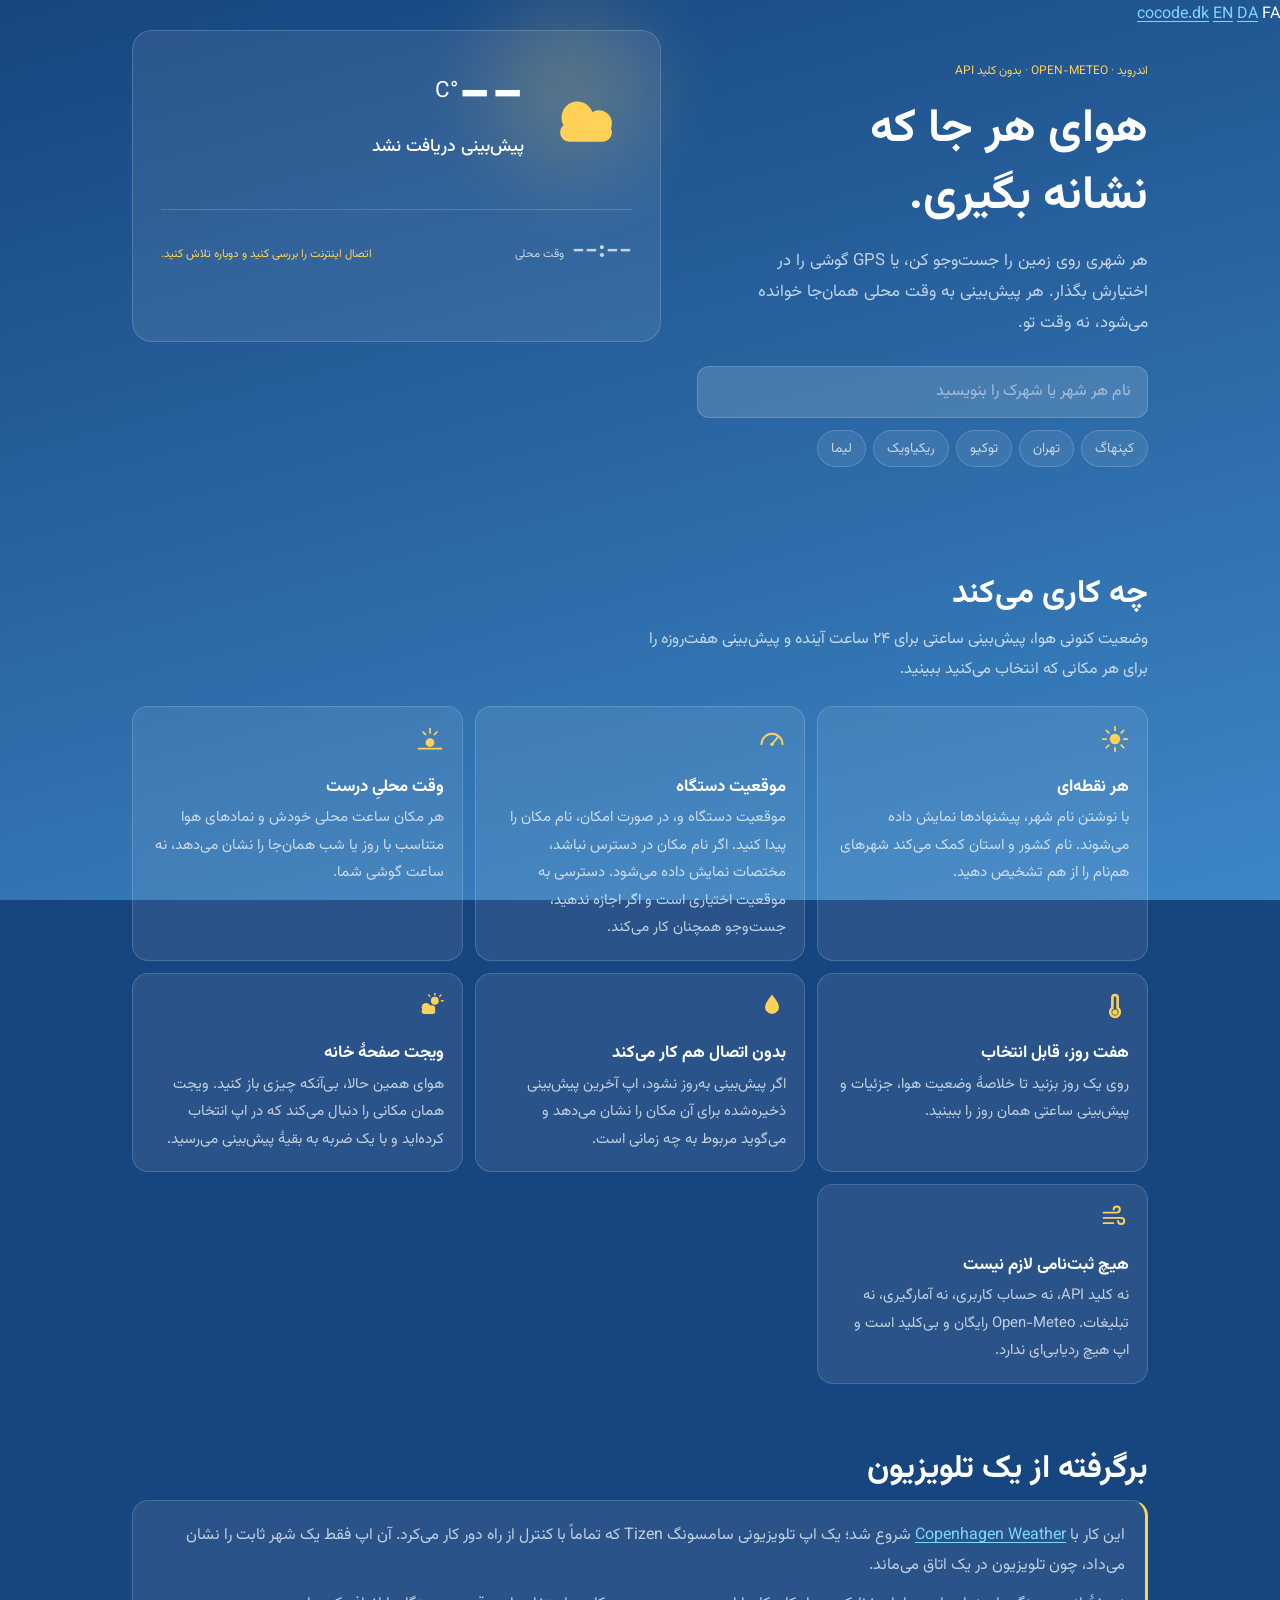
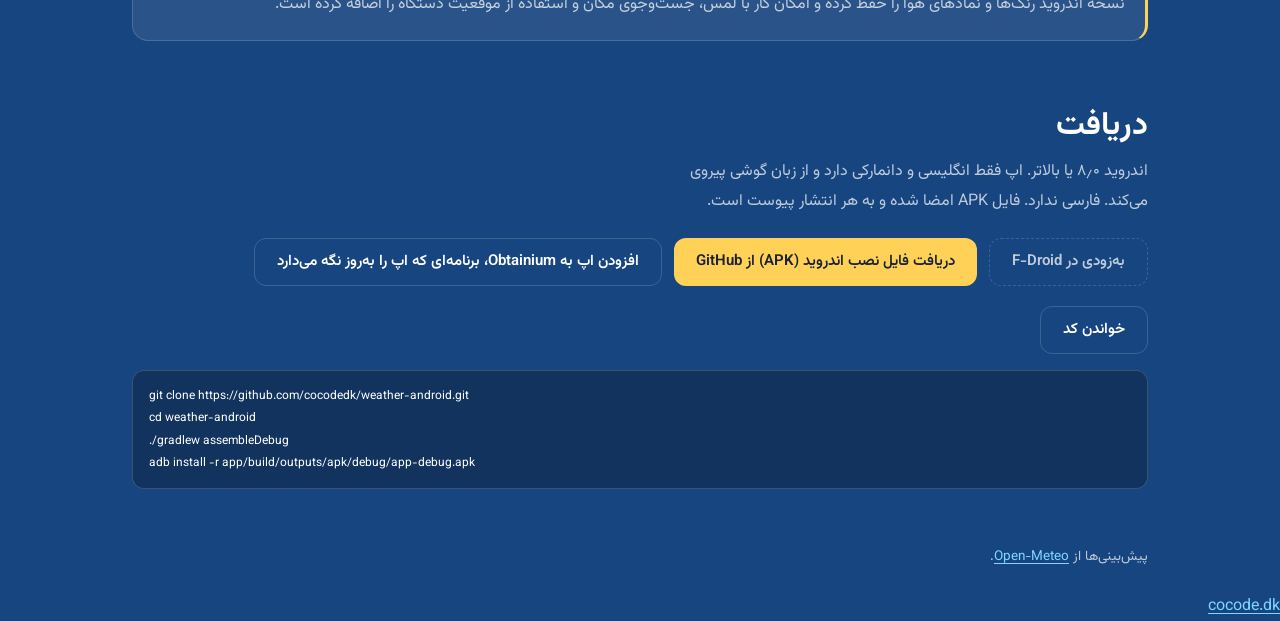
<file: website/fa/index.html>
<!DOCTYPE html>
<html lang="fa" dir="rtl">
<head>
<meta charset="utf-8">
<meta name="viewport" content="width=device-width, initial-scale=1">

<title>Weather — اپ هواشناسی اندروید برای هر نقطه‌ای</title>
<meta name="description" content="یک اپ هواشناسی رایگان و متن‌باز برای اندروید. هر شهری روی زمین را جست‌وجو کنید یا از GPS گوشی استفاده کنید؛ هر پیش‌بینی به وقت محلی همان‌جا نشان داده می‌شود. بدون کلید API، بدون حساب کاربری، بدون ردیابی.">
<meta name="robots" content="index, follow">
<link rel="canonical" href="https://weather.cocode.dk/fa/">

<link rel="alternate" hreflang="en" href="https://weather.cocode.dk/">
<link rel="alternate" hreflang="da" href="https://weather.cocode.dk/da/">
<link rel="alternate" hreflang="fa" href="https://weather.cocode.dk/fa/">
<link rel="alternate" hreflang="x-default" href="https://weather.cocode.dk/">

<meta property="og:type" content="website">
<meta property="og:site_name" content="Weather برای اندروید">
<meta property="og:title" content="Weather — اپ هواشناسی اندروید برای هر نقطه‌ای">
<meta property="og:description" content="هر شهری روی زمین را جست‌وجو کنید یا از GPS گوشی استفاده کنید. هر پیش‌بینی به وقت محلی همان‌جا خوانده می‌شود.">
<meta property="og:url" content="https://weather.cocode.dk/fa/">
<meta property="og:image" content="https://weather.cocode.dk/og.png">
<meta property="og:image:width" content="1200">
<meta property="og:image:height" content="630">
<meta property="og:image:alt" content="تصویری از Weather با دما و ساعت محلی کپنهاگ، توکیو و لیما.">
<meta property="og:locale" content="fa_IR">
<meta property="og:locale:alternate" content="en_US">
<meta property="og:locale:alternate" content="da_DK">

<meta name="twitter:card" content="summary_large_image">
<meta name="twitter:title" content="Weather — اپ هواشناسی اندروید برای هر نقطه‌ای">
<meta name="twitter:description" content="هر شهری روی زمین را جست‌وجو کنید یا از GPS گوشی استفاده کنید. هر پیش‌بینی به وقت محلی همان‌جا خوانده می‌شود.">
<meta name="twitter:image" content="https://weather.cocode.dk/og.png">
<meta name="twitter:image:alt" content="تصویری از Weather با دما و ساعت محلی کپنهاگ، توکیو و لیما.">

<link rel="icon" type="image/svg+xml" href="../favicon.svg">

<link rel="preconnect" href="https://fonts.googleapis.com">
<link rel="preconnect" href="https://fonts.gstatic.com" crossorigin>
<link href="https://fonts.googleapis.com/css2?family=Vazirmatn:wght@400;500;700&display=swap" rel="stylesheet">
<link rel="stylesheet" href="../styles.css">
<link rel="stylesheet" href="https://brand.cocode.dk/v1.css">
<script type="module" src="https://brand.cocode.dk/v1.js"></script>

<script type="application/ld+json">
{
  "@context": "https://schema.org",
  "@type": "MobileApplication",
  "name": "Weather",
  "description": "یک اپ هواشناسی رایگان و متن‌باز برای اندروید که وضعیت کنونی، چشم‌انداز ۲۴ ساعته و پیش‌بینی هفت‌روزه را برای هر نقطه‌ای نشان می‌دهد — چه با جست‌وجو و چه با GPS دستگاه.",
  "url": "https://weather.cocode.dk/fa/",
  "downloadUrl": "https://github.com/cocodedk/weather-android/releases/latest",
  "applicationCategory": "WeatherApplication",
  "operatingSystem": "Android 8.0+",
  "inLanguage": ["en", "da"],
  "offers": { "@type": "Offer", "price": "0", "priceCurrency": "USD" },
  "author": {
    "@type": "Person",
    "name": "بابک بندپی",
    "url": "https://cocode.dk",
    "sameAs": ["https://linkedin.com/in/babakbandpey", "https://github.com/cocodedk"]
  },
  "codeRepository": "https://github.com/cocodedk/weather-android",
  "license": "https://www.apache.org/licenses/LICENSE-2.0"
}
</script>
</head>
<body>

<!-- The cocode.dk family frame. Without JavaScript its children show instead: a way home
     and the language links. -->
<cocode-head project="Weather" accent="#ffd257" on-accent="#17457f" dark>
  <a href="https://cocode.dk">cocode.dk</a>
  <a href="../" hreflang="en">EN</a>
  <a href="../da/" hreflang="da">DA</a>
  <span class="on">FA</span>
</cocode-head>

<div class="shell">

<div class="hero-grid">

  <header class="hero">
    <p class="eyebrow">اندروید · Open-Meteo · بدون کلید API</p>
    <h1>هوای هر جا که نشانه بگیری.</h1>
    <p class="lede">
      هر شهری روی زمین را جست‌وجو کن، یا GPS گوشی را در اختیارش بگذار. هر
      پیش‌بینی به وقت محلی همان‌جا خوانده می‌شود، نه وقت تو.
    </p>

    <div class="wx-search">
      <label class="visually-hidden" for="wx-search">جست‌وجوی شهر</label>
      <input id="wx-search" type="search" autocomplete="off" role="combobox"
             aria-expanded="false" aria-controls="wx-results"
             placeholder="نام هر شهر یا شهرک را بنویسید">
      <div id="wx-results" hidden></div>
    </div>

    <ul class="chips">
      <li><button class="chip" data-name="کپنهاگ" data-country="دانمارک" data-lat="55.6761" data-lon="12.5683">کپنهاگ</button></li>
      <li><button class="chip" data-name="تهران" data-country="ایران" data-lat="35.6892" data-lon="51.3890">تهران</button></li>
      <li><button class="chip" data-name="توکیو" data-country="ژاپن" data-lat="35.6895" data-lon="139.6917">توکیو</button></li>
      <li><button class="chip" data-name="ریکیاویک" data-country="ایسلند" data-lat="64.1466" data-lon="-21.9426">ریکیاویک</button></li>
      <li><button class="chip" data-name="لیما" data-country="پرو" data-lat="-12.0464" data-lon="-77.0428">لیما</button></li>
    </ul>
  </header>

  <section class="wx-panel" id="wx-panel" aria-live="polite" aria-label="پیش‌بینی زنده">
    <div class="wx-head">
      <svg id="wx-icon" viewBox="0 0 64 64" aria-hidden="true"><use href="#i-cloudy"/></svg>
      <div class="wx-read">
        <div id="wx-temp">--<span>°C</span></div>
        <div id="wx-cond">در حال دریافت پیش‌بینی…</div>
        <div id="wx-place">&nbsp;</div>
      </div>
    </div>

    <div class="wx-time">
      <span id="wx-clock">--:--</span>
      <span>وقت محلی</span>
      <span class="wx-status" id="wx-status"></span>
    </div>

    <dl id="wx-tiles"></dl>
    <ul class="strip" id="wx-hours"></ul>
    <ul class="days" id="wx-days"></ul>
  </section>

</div>

<main>

<section>
  <h2>چه کاری می‌کند</h2>
  <p class="sub">
    وضعیت کنونی هوا، پیش‌بینی ساعتی برای ۲۴ ساعت آینده و پیش‌بینی هفت‌روزه را
    برای هر مکانی که انتخاب می‌کنید ببینید.
  </p>
  <ul class="feats">
    <li class="feat">
      <svg viewBox="0 0 64 64" aria-hidden="true"><use href="#i-clear"/></svg>
      <h3>هر نقطه‌ای</h3>
      <p>با نوشتن نام شهر، پیشنهادها نمایش داده می‌شوند. نام کشور و استان کمک
         می‌کند شهرهای هم‌نام را از هم تشخیص دهید.</p>
    </li>
    <li class="feat">
      <svg viewBox="0 0 64 64" aria-hidden="true"><use href="#i-gauge"/></svg>
      <h3>موقعیت دستگاه</h3>
      <p>موقعیت دستگاه و، در صورت امکان، نام مکان را پیدا کنید. اگر نام مکان در
         دسترس نباشد، مختصات نمایش داده می‌شود. دسترسی به موقعیت اختیاری است و
         اگر اجازه ندهید، جست‌وجو همچنان کار می‌کند.</p>
    </li>
    <li class="feat">
      <svg viewBox="0 0 64 64" aria-hidden="true"><use href="#i-sunrise"/></svg>
      <h3>وقت محلیِ درست</h3>
      <p>هر مکان ساعت محلی خودش و نمادهای هوا متناسب با روز یا شب همان‌جا را نشان
         می‌دهد، نه ساعت گوشی شما.</p>
    </li>
    <li class="feat">
      <svg viewBox="0 0 64 64" aria-hidden="true"><use href="#i-thermo"/></svg>
      <h3>هفت روز، قابل انتخاب</h3>
      <p>روی یک روز بزنید تا خلاصهٔ وضعیت هوا، جزئیات و پیش‌بینی ساعتی همان روز
         را ببینید.</p>
    </li>
    <li class="feat">
      <svg viewBox="0 0 64 64" aria-hidden="true"><use href="#i-drop"/></svg>
      <h3>بدون اتصال هم کار می‌کند</h3>
      <p>اگر پیش‌بینی به‌روز نشود، اپ آخرین پیش‌بینی ذخیره‌شده برای آن مکان را نشان
         می‌دهد و می‌گوید مربوط به چه زمانی است.</p>
    </li>
    <li class="feat">
      <svg viewBox="0 0 64 64" aria-hidden="true"><use href="#i-partly"/></svg>
      <h3>ویجت صفحهٔ خانه</h3>
      <p>هوای همین حالا، بی‌آنکه چیزی باز کنید. ویجت همان مکانی را دنبال می‌کند که
         در اپ انتخاب کرده‌اید و با یک ضربه به بقیهٔ پیش‌بینی می‌رسید.</p>
    </li>
    <li class="feat">
      <svg viewBox="0 0 64 64" aria-hidden="true"><use href="#i-wind"/></svg>
      <h3>هیچ ثبت‌نامی لازم نیست</h3>
      <p>نه کلید API، نه حساب کاربری، نه آمارگیری، نه تبلیغات. Open-Meteo رایگان و
         بی‌کلید است و اپ هیچ ردیابی‌ای ندارد.</p>
    </li>
  </ul>
</section>

<section>
  <h2>برگرفته از یک تلویزیون</h2>
  <div class="origin">
    <p>
      این کار با
      <a href="https://github.com/cocodedk/copenhagen-weather-tv">Copenhagen Weather</a>
      شروع شد؛ یک اپ تلویزیونی سامسونگ Tizen که تماماً با کنترل از راه دور کار
      می‌کرد. آن اپ فقط یک شهر ثابت را نشان می‌داد، چون تلویزیون در یک اتاق
      می‌ماند.
    </p>
    <p>
      نسخهٔ اندروید رنگ‌ها و نمادهای هوا را حفظ کرده و امکان کار با لمس، جست‌وجوی
      مکان و استفاده از موقعیت دستگاه را اضافه کرده است.
    </p>
  </div>
</section>

<section>
  <h2>دریافت</h2>
  <p class="sub">اندروید ۸٫۰ یا بالاتر. اپ فقط انگلیسی و دانمارکی دارد و از زبان گوشی پیروی می‌کند. فارسی ندارد. فایل APK امضا شده و به هر انتشار پیوست است.</p>
  <ul class="install" role="list">
    <li><p class="fdroid-soon">به‌زودی در F-Droid</p></li>
    <li><a href="https://github.com/cocodedk/weather-android/releases/latest/download/Weather.apk">دریافت فایل نصب اندروید (APK) از GitHub</a></li>
    <li><a href="https://apps.obtainium.imranr.dev/redirect?r=obtainium://add/https://github.com/cocodedk/weather-android">افزودن اپ به Obtainium، برنامه‌ای که اپ را به‌روز نگه می‌دارد</a></li>
  </ul>
  <div class="cta">
    <a class="btn btn-ghost" href="https://github.com/cocodedk/weather-android">خواندن کد</a>
  </div>
  <pre><code>git clone https://github.com/cocodedk/weather-android.git
cd weather-android
./gradlew assembleDebug
adb install -r app/build/outputs/apk/debug/app-debug.apk</code></pre>
</section>

</main>

<footer>
  <p>پیش‌بینی‌ها از <a href="https://open-meteo.com" target="_blank" rel="noreferrer">Open-Meteo</a>.</p>
</footer>

</div>

<cocode-foot repo="cocodedk/weather-android" dark>
  <a href="https://cocode.dk">cocode.dk</a>
</cocode-foot>

<script src="../js/sprite.js"></script>
<script src="../js/i18n/fa.js"></script>
<script src="../js/wx.js"></script>
<script src="../js/sky.js"></script>
<script src="../js/live.js"></script>
</body>
</html>
</file>
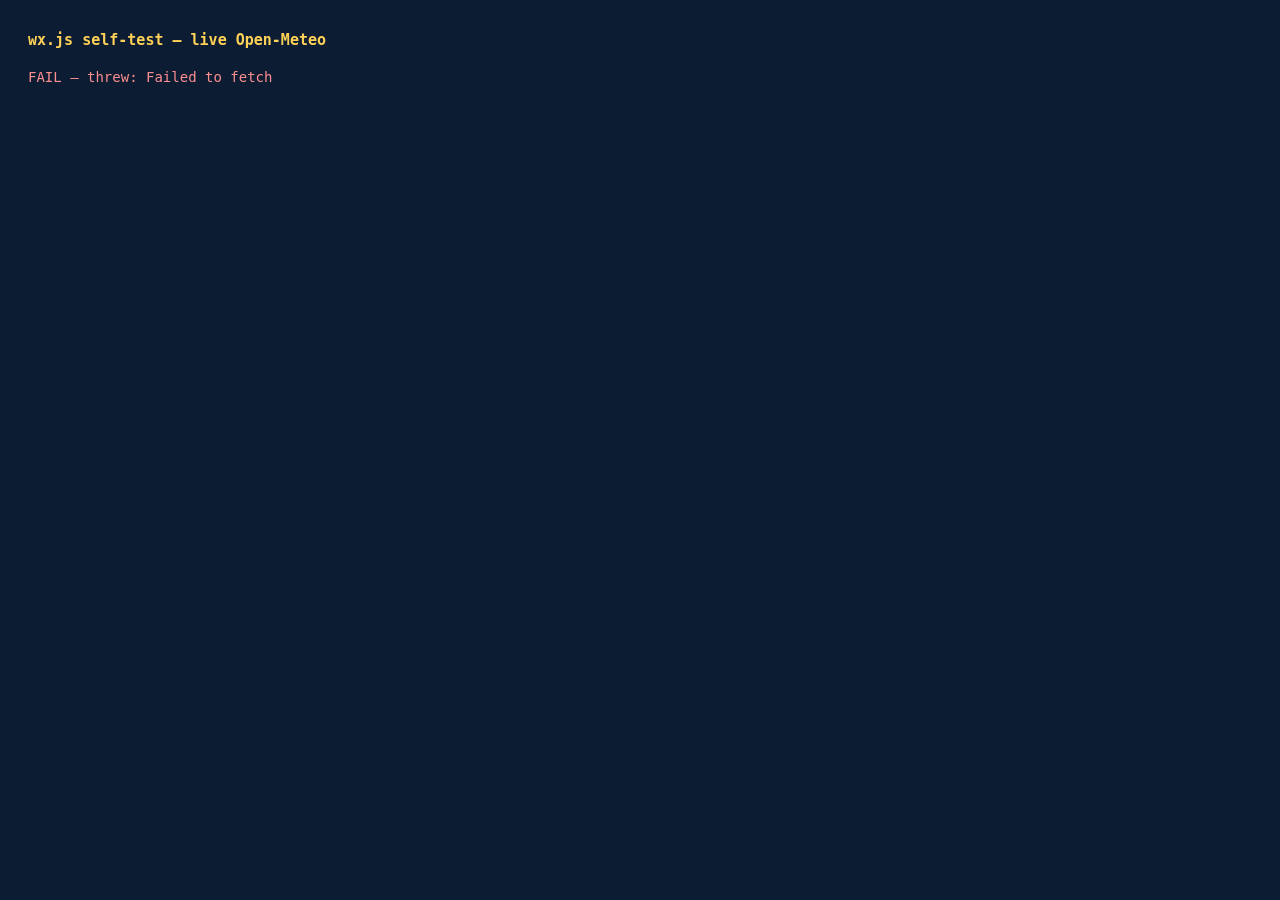
<file: tools/selftest.html>
<!DOCTYPE html><html lang="en"><head><meta charset="utf-8">
<style>body{font:14px monospace;background:#0b1c33;color:#dfe9ff;padding:20px;line-height:1.7}
b{color:#ffd257}.ok{color:#8ef0a0}.bad{color:#ff8f8f}</style></head><body>
<h1 style="font-size:15px;color:#ffd257;margin:0 0 12px">wx.js self-test — live Open-Meteo</h1>
<div id="out">running…</div>
<script src="../website/js/wx.js"></script>
<script>
const out = [];
function log(ok, msg){ out.push(`<div class="${ok?'ok':'bad'}">${ok?'PASS':'FAIL'} — ${msg}</div>`); }
(async () => {
  try {
    const hits = await WX.search('Reykjavik', 'en');
    log(hits.length > 0, `search("Reykjavik") returned ${hits.length} places`);
    if (hits.length) {
      const p = hits[0];
      log(!!p.name && typeof p.latitude === 'number',
          `top hit: ${p.name}, ${p.country} (${p.latitude}, ${p.longitude})`);
      const m = await WX.fetchForecast(p);
      log(m.daily.length === 7, `forecast: ${m.daily.length} days, ${m.hourly.length} hours`);
      log(typeof m.current.temperature_2m === 'number',
          `now: ${WX.temp(m.current.temperature_2m)}${WX.tempUnit()} — ${WX.label(m.current.weather_code)}`);
      const off = m.utcOffset;
      const d = new Date(Date.now() + off*1000);
      log(true, `utcOffset ${off}s → local clock ${WX.pad2(d.getUTCHours())}:${WX.pad2(d.getUTCMinutes())}`);
      log(WX.icon(0,false) === 'clear-night', `night icon mapping: ${WX.icon(0,false)}`);
      log(WX.weekday('2026-07-27') === 'Monday', `weekday('2026-07-27') = ${WX.weekday('2026-07-27')}`);
      log(WX.clock('2026-07-27T22:15') === '22:15', `clock parses wall time as digits: ${WX.clock('2026-07-27T22:15')}`);
    }
    const none = await WX.search('zzzzqqqxx', 'en');
    log(none.length === 0, `search with no matches returns [] (got ${none.length})`);
  } catch (e) { log(false, 'threw: ' + e.message); }
  document.getElementById('out').innerHTML = out.join('');
})();
</script></body></html>
</file>
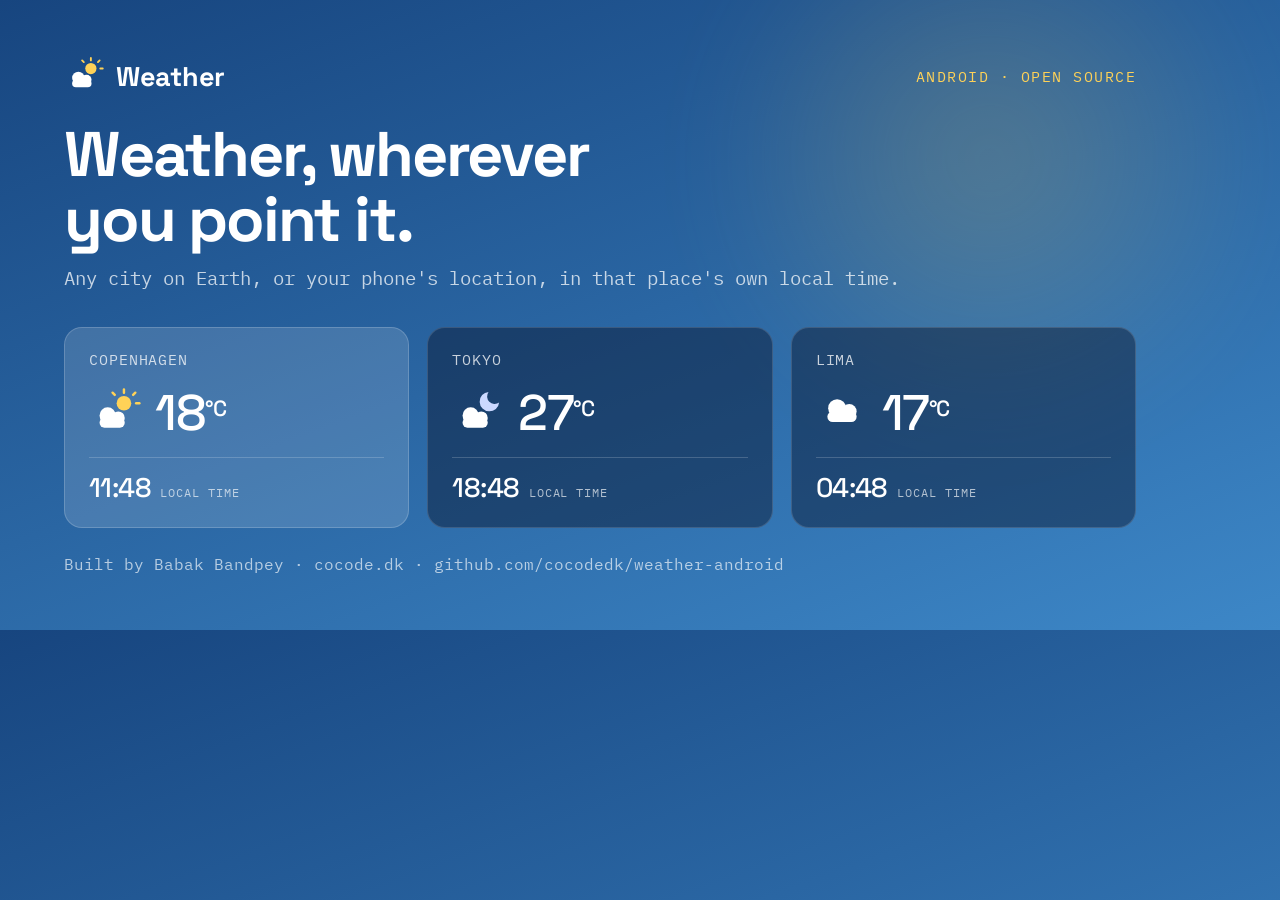
<file: website/og-image.html>
<!DOCTYPE html>
<html lang="en">
<head>
<meta charset="utf-8">
<!-- Source for og.png (1200x630). Render with:
     google-chrome-stable --headless --disable-gpu --no-sandbox \
       --window-size=1200,630 --virtual-time-budget=6000 \
       --screenshot=website/og.png "file://$PWD/website/og-image.html"

     The image argues the product in one glance: three cities, the same instant,
     three different local clocks. That is the thing the TV version could not do. -->
<link rel="preconnect" href="https://fonts.gstatic.com" crossorigin>
<link href="https://fonts.googleapis.com/css2?family=Space+Grotesk:wght@500;700&family=IBM+Plex+Mono:wght@400;500&display=swap" rel="stylesheet">
<style>
  * { margin: 0; padding: 0; box-sizing: border-box; }
  body {
    width: 1200px; height: 630px; overflow: hidden;
    background: linear-gradient(160deg, #17457F 0%, #3D87C7 100%);
    color: #fff; font-family: 'Space Grotesk', sans-serif;
    padding: 56px 64px; display: flex; flex-direction: column;
    position: relative;
  }
  .glow {
    position: absolute; top: -150px; right: -100px; width: 620px; height: 620px;
    background: radial-gradient(circle, #FFD257 0%, transparent 66%);
    opacity: 0.2; filter: blur(50px);
  }
  header { display: flex; align-items: center; gap: 12px; position: relative; }
  header svg { width: 40px; height: 40px; color: #FFD257; }
  header b { font-size: 27px; font-weight: 700; letter-spacing: -0.01em; }
  .eyebrow {
    margin-inline-start: auto; font-family: 'IBM Plex Mono', monospace;
    font-size: 15px; letter-spacing: 0.1em; text-transform: uppercase;
    color: #FFD257;
  }
  h1 {
    margin-top: 26px; font-size: 63px; font-weight: 700;
    letter-spacing: -0.035em; line-height: 1.03; position: relative;
  }
  .sub {
    margin-top: 14px; font-family: 'IBM Plex Mono', monospace; font-size: 19px;
    color: rgba(255,255,255,0.74); position: relative;
  }
  .cards { display: flex; gap: 18px; margin-top: auto; position: relative; }
  .card {
    flex: 1; padding: 22px 24px; border-radius: 18px;
    background: rgba(255,255,255,0.14); border: 1px solid rgba(255,255,255,0.18);
  }
  .card.night { background: rgba(6,12,34,0.42); border-color: rgba(255,255,255,0.14); }
  .city {
    font-family: 'IBM Plex Mono', monospace; font-size: 15px;
    letter-spacing: 0.06em; text-transform: uppercase;
    color: rgba(255,255,255,0.76);
  }
  .row { display: flex; align-items: center; gap: 14px; margin-top: 12px; }
  .row svg { width: 52px; height: 52px; }
  .t { font-size: 50px; font-weight: 500; letter-spacing: -0.03em; }
  .t span { font-size: 22px; vertical-align: 14px; }
  .clock {
    margin-top: 12px; padding-top: 12px; border-top: 1px solid rgba(255,255,255,0.18);
    display: flex; align-items: baseline; gap: 9px;
  }
  .clock b { font-size: 27px; font-weight: 500; letter-spacing: -0.02em; }
  .clock i {
    font-family: 'IBM Plex Mono', monospace; font-style: normal; font-size: 12px;
    letter-spacing: 0.08em; text-transform: uppercase; color: rgba(255,255,255,0.66);
  }
  footer {
    margin-top: 26px; font-family: 'IBM Plex Mono', monospace; font-size: 16px;
    color: rgba(255,255,255,0.66); position: relative;
  }
</style>
</head>
<body>
<div class="glow"></div>

<svg width="0" height="0" style="position:absolute">
  <symbol id="partly" viewBox="0 0 64 64">
    <circle cx="43" cy="20" r="9" fill="#FFD257"/>
    <g stroke="#FFD257" stroke-width="3" stroke-linecap="round" fill="none">
      <line x1="43" y1="3" x2="43" y2="7"/><line x1="58" y1="20" x2="62" y2="20"/>
      <line x1="54.3" y1="9.7" x2="57" y2="7"/><line x1="31.7" y1="9.7" x2="29" y2="7"/>
    </g>
    <g fill="#fff">
      <circle cx="23" cy="35" r="10"/><circle cx="36" cy="38" r="8"/>
      <rect x="13" y="38" width="31" height="12" rx="6"/>
    </g>
  </symbol>
  <symbol id="partly-night" viewBox="0 0 64 64">
    <g transform="translate(30 2) scale(0.5)">
      <path d="M56 34.1A24 24 0 1 1 29.9 8 18.7 18.7 0 0 0 56 34.1z" fill="#CBD8FF"/>
    </g>
    <g fill="#fff">
      <circle cx="23" cy="35" r="10"/><circle cx="36" cy="38" r="8"/>
      <rect x="13" y="38" width="31" height="12" rx="6"/>
    </g>
  </symbol>
  <symbol id="cloudy" viewBox="0 0 64 64">
    <g fill="#fff">
      <circle cx="26" cy="26" r="11"/><circle cx="41" cy="30" r="9"/>
      <rect x="14" y="30" width="36" height="13" rx="6.5"/>
    </g>
  </symbol>
</svg>

<header>
  <svg viewBox="0 0 64 64"><use href="#partly"/></svg>
  <b>Weather</b>
  <span class="eyebrow">Android · open source</span>
</header>

<h1>Weather, wherever<br>you point it.</h1>
<p class="sub">Any city on Earth, or your phone's location, in that place's own local time.</p>

<div class="cards">
  <div class="card">
    <div class="city">Copenhagen</div>
    <div class="row">
      <svg viewBox="0 0 64 64"><use href="#partly"/></svg>
      <div class="t">18<span>°C</span></div>
    </div>
    <div class="clock"><b>11:48</b><i>local time</i></div>
  </div>

  <div class="card night">
    <div class="city">Tokyo</div>
    <div class="row">
      <svg viewBox="0 0 64 64"><use href="#partly-night"/></svg>
      <div class="t">27<span>°C</span></div>
    </div>
    <div class="clock"><b>18:48</b><i>local time</i></div>
  </div>

  <div class="card night">
    <div class="city">Lima</div>
    <div class="row">
      <svg viewBox="0 0 64 64"><use href="#cloudy"/></svg>
      <div class="t">17<span>°C</span></div>
    </div>
    <div class="clock"><b>04:48</b><i>local time</i></div>
  </div>
</div>

<footer>Built by Babak Bandpey · cocode.dk · github.com/cocodedk/weather-android</footer>
</body>
</html>
</file>
<file: website/styles.css>
/* Weather — landing page styles.
   Mobile-first: base styles target ~360px, complexity is added at min-width
   breakpoints only. The palette is the Android app's own, so the page and the
   product read as one thing.

   The gradient and --glow are data-driven: live.js sets them from the searched
   location's day/night and condition. Everything else stays quiet so that one
   effect carries the page. */

:root {
  --sky-deep: #17457f;
  --sky-bright: #3d87c7;
  --gold: #ffd257;
  --rain: #7fd6ff;
  --ink: #ffffff;
  --ink-dim: rgba(255, 255, 255, 0.72);
  --ink-faint: rgba(255, 255, 255, 0.5);
  --tile: rgba(255, 255, 255, 0.14);
  --tile-2: rgba(255, 255, 255, 0.08);
  --line: rgba(255, 255, 255, 0.16);
  --glow: #ffd257;

  --display: 'Space Grotesk', 'Segoe UI', system-ui, sans-serif;
  --body: 'IBM Plex Sans', system-ui, -apple-system, sans-serif;
  --mono: 'IBM Plex Mono', ui-monospace, 'SF Mono', Menlo, monospace;

  --shell: 1080px;
  --r: 16px;
}

:root.is-night {
  --sky-deep: #060c22;
  --sky-bright: #1b2a5e;
  --ink: #eaf0ff;
  --ink-dim: rgba(234, 240, 255, 0.66);
  --ink-faint: rgba(234, 240, 255, 0.44);
  --tile: rgba(255, 255, 255, 0.07);
  --tile-2: rgba(255, 255, 255, 0.045);
}

*, *::before, *::after { box-sizing: border-box; }

html {
  background: var(--sky-deep);
  /* Slow, because it fires when the visitor changes city — it should read as the
     page catching up with them, not as a decorative fade. */
  transition: background-color 700ms ease;
}

body {
  margin: 0;
  min-height: 100vh;
  background-image: linear-gradient(165deg, var(--sky-deep) 0%, var(--sky-bright) 100%);
  background-attachment: fixed;
  color: var(--ink);
  font-family: var(--body);
  font-size: 16px;
  line-height: 1.6;
  -webkit-font-smoothing: antialiased;
}

@media (prefers-reduced-motion: reduce) {
  *, *::before, *::after {
    transition-duration: 0.01ms !important;
    animation-duration: 0.01ms !important;
  }
}

a { color: var(--rain); text-decoration-thickness: 1px; text-underline-offset: 3px; }
a:hover { color: var(--ink); }

:focus-visible {
  outline: 2px solid var(--gold);
  outline-offset: 3px;
  border-radius: 4px;
}

h1, h2, h3 { font-family: var(--display); font-weight: 700; line-height: 1.1; margin: 0; }

.shell { width: 100%; max-width: var(--shell); margin: 0 auto; padding: 0 20px; }
/* The cocode.dk frame (brand.cocode.dk) lines up with this column; keep the gutters in step. */
cocode-head, cocode-foot { --cocode-max: var(--shell); --cocode-gutter: 20px; }
/* The weather itself, drawn by sky.js. It sits over the body's gradient and under
   everything else, which is why the page's three top-level blocks are positioned. */
.wx-sky { position: fixed; inset: 0; width: 100%; height: 100%; z-index: 0; pointer-events: none; }
.shell, cocode-head, cocode-foot { position: relative; z-index: 1; }

.visually-hidden {
  position: absolute; width: 1px; height: 1px; margin: -1px;
  padding: 0; overflow: hidden; clip: rect(0 0 0 0); white-space: nowrap; border: 0;
}

/* ---------- hero ---------- */

.hero { padding: 20px 0 8px; }
.eyebrow {
  font-family: var(--mono); font-size: 12px; letter-spacing: 0.12em;
  text-transform: uppercase; color: var(--gold); margin: 0 0 14px;
}
.hero h1 {
  font-size: clamp(2.1rem, 8.5vw, 3.4rem);
  letter-spacing: -0.03em;
  text-wrap: balance;
}
.hero .lede {
  margin: 16px 0 0; max-width: 46ch; color: var(--ink-dim); font-size: 1.05rem;
}

/* ---------- the live panel: the signature element ---------- */

.wx-search { position: relative; margin: 26px 0 12px; max-width: 460px; }
.wx-search input {
  width: 100%; min-height: 52px; padding: 0 16px;
  background: var(--tile); border: 1px solid var(--line); border-radius: 12px;
  color: var(--ink); font-family: var(--body); font-size: 16px;
}
.wx-search input::placeholder { color: var(--ink-faint); }
.wx-search input:focus { border-color: var(--gold); outline: none; background: var(--tile-2); }

#wx-results {
  position: absolute; z-index: 20; top: calc(100% + 6px); left: 0; right: 0;
  background: #10305c; border: 1px solid var(--line); border-radius: 12px;
  overflow: hidden; box-shadow: 0 18px 40px rgba(0, 0, 0, 0.4);
}
:root.is-night #wx-results { background: #101a3c; }
#wx-results ul { list-style: none; margin: 0; padding: 4px; }
#wx-results button {
  display: flex; flex-direction: column; align-items: flex-start; gap: 1px;
  width: 100%; min-height: 46px; padding: 8px 12px;
  background: none; border: 0; border-radius: 8px; cursor: pointer;
  color: var(--ink); font-family: var(--body); font-size: 15px; text-align: start;
}
#wx-results button:hover, #wx-results button:focus-visible { background: var(--tile); }
#wx-results button span { font-size: 12.5px; color: var(--ink-dim); }
.wx-hint { margin: 0; padding: 14px; font-size: 14px; color: var(--ink-dim); }

.chips { display: flex; flex-wrap: wrap; gap: 7px; margin: 0 0 30px; padding: 0; list-style: none; }
.chip {
  min-height: 36px; padding: 7px 13px; cursor: pointer;
  background: var(--tile-2); border: 1px solid var(--line); border-radius: 999px;
  color: var(--ink-dim); font-family: var(--body); font-size: 13.5px;
}
.chip:hover { background: var(--tile); color: var(--ink); border-color: var(--gold); }

.wx-panel {
  position: relative;
  padding: 26px 20px 22px;
  background: var(--tile-2);
  border: 1px solid var(--line);
  border-radius: 20px;
  transition: opacity 200ms ease;
}
.wx-panel.is-loading { opacity: 0.55; }
/* The condition, as light. */
.wx-panel::before {
  content: ''; position: absolute; z-index: 0;
  top: -70px; inset-inline-start: -40px; width: 260px; height: 260px;
  background: radial-gradient(circle, var(--glow) 0%, transparent 68%);
  opacity: 0.24; filter: blur(26px); pointer-events: none;
  transition: background 700ms ease;
}
.wx-panel > * { position: relative; z-index: 1; }

.wx-head { display: flex; align-items: center; gap: 16px; }
#wx-icon { width: 78px; height: 78px; color: var(--gold); flex: none; }
.wx-read { min-width: 0; }
#wx-temp {
  font-family: var(--display); font-weight: 500; font-size: 3.6rem;
  line-height: 0.95; letter-spacing: -0.04em;
}
#wx-temp span { font-size: 1.4rem; font-weight: 400; letter-spacing: 0; vertical-align: 0.9rem; }
#wx-cond { font-size: 1.1rem; font-weight: 500; margin-top: 4px; }
#wx-place { font-size: 0.86rem; color: var(--ink-dim); margin-top: 2px; }

.wx-time {
  display: flex; align-items: baseline; gap: 8px;
  margin-top: 18px; padding-top: 16px; border-top: 1px solid var(--line);
}
#wx-clock { font-family: var(--display); font-size: 1.7rem; font-weight: 500; letter-spacing: -0.02em; }
.wx-time span { font-family: var(--mono); font-size: 11.5px; letter-spacing: 0.08em;
                text-transform: uppercase; color: var(--ink-dim); }
.wx-status { margin-inline-start: auto; font-family: var(--mono); font-size: 12px; color: var(--ink-faint); }
.wx-status.is-stale, .wx-status.is-error { color: var(--gold); }

#wx-tiles { display: grid; grid-template-columns: repeat(2, 1fr); gap: 8px; margin: 16px 0 0; }
.tile { padding: 10px 12px; background: var(--tile); border-radius: 12px; }
.tile dt { font-family: var(--mono); font-size: 10.5px; letter-spacing: 0.07em;
           text-transform: uppercase; color: var(--ink-dim); }
.tile dd { margin: 2px 0 0; font-family: var(--display); font-size: 1.15rem; font-weight: 500; }

.strip { margin: 10px 0 0; padding: 0 0 4px; list-style: none;
         display: flex; gap: 7px; overflow-x: auto; scrollbar-width: thin; }
.hour {
  flex: none; width: 60px; padding: 10px 0;
  display: flex; flex-direction: column; align-items: center; gap: 5px;
  background: var(--tile-2); border-radius: 12px; text-align: center;
}
.hour-t { font-family: var(--mono); font-size: 11px; color: var(--ink-dim); }
.hour-i { width: 26px; height: 26px; color: var(--ink); }
.hour-d { font-family: var(--display); font-size: 1rem; font-weight: 500; }
.hour-p { font-size: 11px; color: var(--rain); }
.hour-p.is-dry { color: var(--ink-faint); }

.days { margin: 8px 0 0; padding: 0; list-style: none; }
.day {
  display: flex; align-items: center; gap: 12px;
  padding: 11px 4px; border-bottom: 1px solid var(--line);
}
.day:last-child { border-bottom: 0; }
.day-n { flex: 1; min-width: 0; font-weight: 500; display: flex; flex-direction: column; }
.day-sub { font-family: var(--mono); font-size: 11px; color: var(--ink-dim); font-weight: 400; }
.day-i { width: 26px; height: 26px; flex: none; color: var(--ink); }
.day-p { width: 46px; font-size: 13px; color: var(--rain); text-align: end; }
/* flex + gap rather than a margin: an inline margin collapses too tight against
   Persian numerals in RTL, where the high and low ran together. */
.day-t {
  width: 84px; flex: none; font-family: var(--display); font-size: 1rem;
  display: flex; justify-content: flex-end; gap: 9px;
}
.day-t b { font-weight: 600; }
.day-t span { color: var(--ink-dim); font-weight: 400; }

/* ---------- content sections ---------- */

section { padding: 46px 0 0; }
section > h2 {
  font-size: clamp(1.5rem, 5.5vw, 2rem); letter-spacing: -0.02em; margin-bottom: 8px;
}
section > .sub { color: var(--ink-dim); margin: 0 0 22px; max-width: 56ch; }

.feats { display: grid; gap: 12px; margin: 0; padding: 0; list-style: none; }
.feat { padding: 18px; background: var(--tile-2); border: 1px solid var(--line); border-radius: var(--r); }
.feat svg { width: 28px; height: 28px; color: var(--gold); }
.feat h3 { font-size: 1.05rem; margin: 10px 0 5px; }
.feat p { margin: 0; font-size: 0.93rem; color: var(--ink-dim); }

.origin {
  padding: 20px; background: var(--tile-2);
  border: 1px solid var(--line); border-inline-start: 3px solid var(--gold);
  border-radius: var(--r);
}
.origin p { margin: 0 0 10px; color: var(--ink-dim); }
.origin p:last-child { margin: 0; }

.cta { display: flex; flex-wrap: wrap; gap: 10px; margin: 20px 0 0; }
.btn {
  display: inline-flex; align-items: center; justify-content: center;
  min-height: 48px; padding: 0 22px; border-radius: 12px;
  font-family: var(--body); font-size: 15px; font-weight: 600; text-decoration: none;
}
.btn-primary { background: var(--gold); color: #1a2333; }
.btn-primary:hover { background: #ffdf85; color: #1a2333; }
.btn-ghost { border: 1px solid var(--line); color: var(--ink); }
.btn-ghost:hover { background: var(--tile-2); color: var(--ink); }

pre {
  margin: 16px 0 0; padding: 14px 16px; overflow-x: auto;
  background: rgba(0, 0, 0, 0.26); border: 1px solid var(--line); border-radius: 12px;
  font-family: var(--mono); font-size: 13px; line-height: 1.7;
}
code { font-family: var(--mono); font-size: 0.92em; }

/* The data credit, then the shared footer; the frame's foot below carries the rule, the author and the source. */
footer:not(.cocode-footer), .site-foot {
  margin-top: 56px; padding: 0 0 22px;
  font-size: 13.5px; color: var(--ink-dim);
}
footer p, .site-foot p { margin: 0; }

/* ---------- the shared cocode-apps blocks, in this page's own look ---------- */

main:focus { outline: 0; }
.site-nav { padding-top: 8px; }
.skip:focus { background: var(--gold); color: #1a2333; border-radius: 0 0 8px 0; }
.cocode-nav { gap: 2px 6px; }
.cocode-nav a { padding: 0 10px; border-radius: 8px; color: var(--ink-dim); text-decoration: none; }
.cocode-nav a:hover { color: var(--ink); background: var(--tile-2); }
.cocode-nav a[aria-current="page"]:not(.brand) { color: var(--gold); }
.cocode-nav .brand { padding: 0; color: var(--ink); font-family: var(--display); font-weight: 700; }
.cocode-nav .brand:hover { background: none; }
.cocode-nav .brand img { border-radius: 8px; }
.cocode-footer { margin-top: 2px; }
.cocode-footer a { padding: 0 2px; }

/* The install block: the F-Droid slot, the APK as the main button, then Obtainium. */
.install { list-style: none; margin: 20px 0 0; padding: 0; display: flex; flex-wrap: wrap; align-items: center;
  gap: 10px 12px; }
.install a, .install .fdroid-soon {
  display: inline-flex; align-items: center; justify-content: center; min-height: 48px; margin: 0;
  padding: 8px 22px; border-radius: 12px; font-size: 15px; font-weight: 600; text-decoration: none; text-align: center;
}
.install .fdroid-soon { border: 1px dashed var(--line); color: var(--ink-dim); }
.install .fdroid { padding: 0; }
.install li:nth-child(2) a { background: var(--gold); color: #1a2333; }
.install li:nth-child(2) a:hover { background: #ffdf85; }
.install li:nth-child(3) a { border: 1px solid var(--line); color: var(--ink); }
.install li:nth-child(3) a:hover { background: var(--tile-2); }

/* ---------- breakpoints ---------- */

@media (min-width: 640px) {
  .shell { padding: 0 32px; }
  cocode-head, cocode-foot { --cocode-gutter: 32px; }
  .hero { padding: 34px 0 10px; }
  #wx-tiles { grid-template-columns: repeat(4, 1fr); }
  #wx-icon { width: 92px; height: 92px; }
  #wx-temp { font-size: 4.4rem; }
  .wx-panel { padding: 30px 28px 26px; }
  .feats { grid-template-columns: repeat(2, 1fr); }
  section { padding: 62px 0 0; }
}

@media (min-width: 1024px) {
  .hero { padding: 44px 0 12px; }
  .feats { grid-template-columns: repeat(3, 1fr); }
  /* Headline and the live panel sit side by side only when both get real room.
     The headline column is the narrower of the two, so its type steps down here
     rather than up — at 3.6rem it broke "Weather, wherever you point it." across
     four lines. */
  .hero-grid { display: grid; grid-template-columns: 0.92fr 1.08fr; gap: 36px; align-items: start; }
  /* Grid items default to min-width:auto, so the 12-column hourly strip pushed
     its own track past the viewport and `overflow-x: auto` never got to scroll.
     min-width:0 lets the track shrink and hands the overflow back to the strip. */
  .hero-grid > * { min-width: 0; }
  .hero-grid .hero { padding-top: 30px; }
  .hero-grid .hero h1 { font-size: 2.9rem; }
  .hero-grid .eyebrow { white-space: nowrap; }
}

/* ---------- Persian / RTL ---------- */

[dir="rtl"] {
  --display: 'Vazirmatn', system-ui, sans-serif;
  --body: 'Vazirmatn', system-ui, sans-serif;
  --mono: 'Vazirmatn', ui-monospace, monospace;
}
[dir="rtl"] body { line-height: 1.85; }
[dir="rtl"] h1, [dir="rtl"] h2, [dir="rtl"] h3 { line-height: 1.45; letter-spacing: 0; }
[dir="rtl"] .hero h1 { letter-spacing: 0; }
[dir="rtl"] #wx-temp, [dir="rtl"] #wx-clock { letter-spacing: 0; }
/* Latin-only strings (commands, URLs) must stay LTR inside an RTL page. */
[dir="rtl"] pre, [dir="rtl"] code { direction: ltr; text-align: left; }
[dir="rtl"] .eyebrow, [dir="rtl"] .tile dt, [dir="rtl"] .wx-time span { letter-spacing: 0; }
</file>
